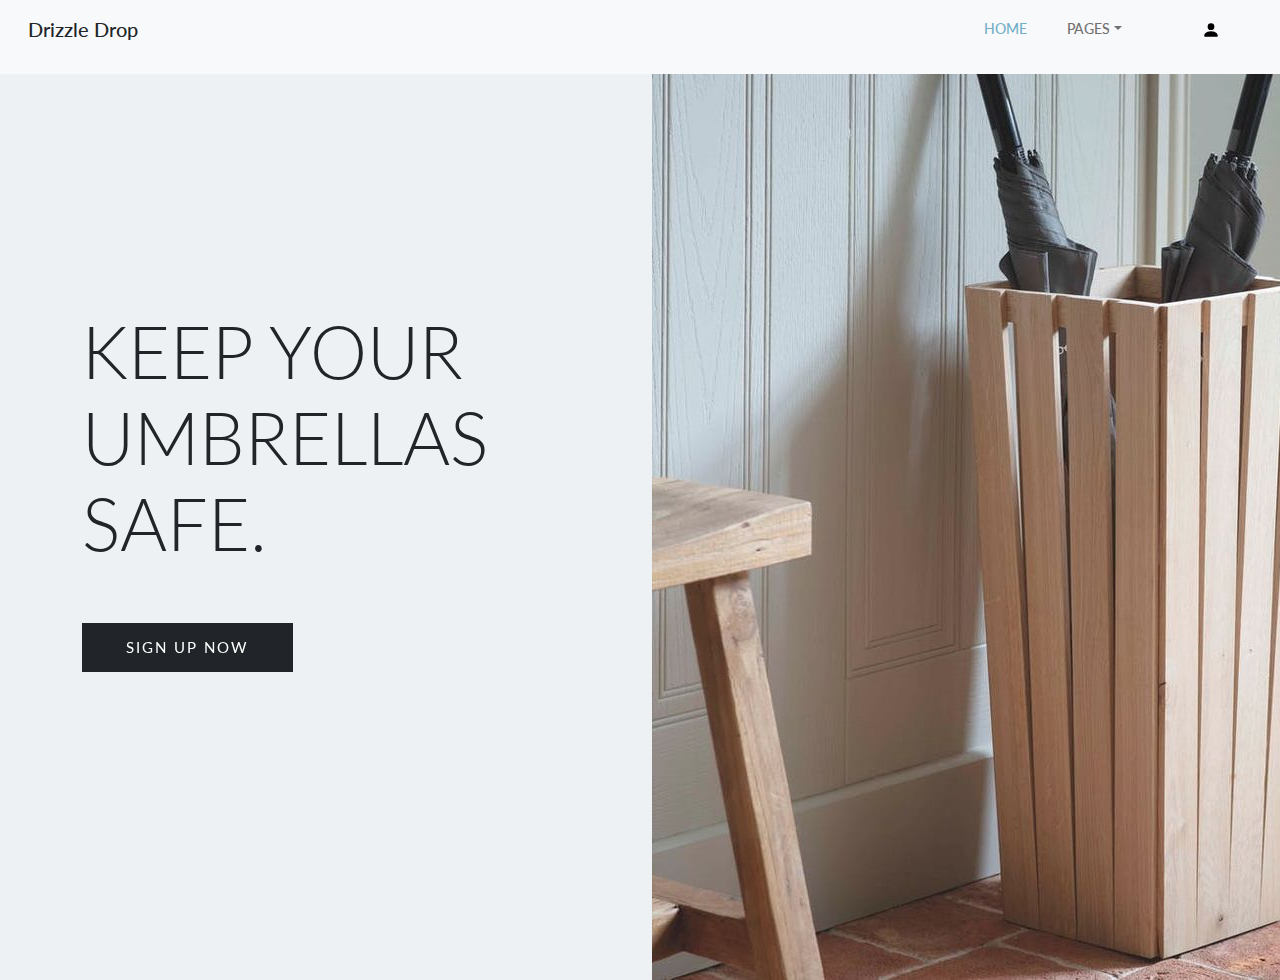
<file: index.html>
<!DOCTYPE html>
<html>
  <head>
    <title>Drizzle Drop</title>
    <meta charset="utf-8">
    <meta http-equiv="X-UA-Compatible" content="IE=edge">
    <meta name="viewport" content="width=device-width, initial-scale=1.0">
    <meta name="format-detection" content="telephone=no">
    <meta name="apple-mobile-web-app-capable" content="yes">
    <meta name="author" content="">
    <meta name="keywords" content="">
    <meta name="description" content="">
    <link rel="stylesheet" type="text/css" href="css/bootstrap.min.css">
    <link rel="stylesheet" type="text/css" href="style.css">
    <link rel="stylesheet" href="https://cdn.jsdelivr.net/npm/swiper@9/swiper-bundle.min.css" />
    <link rel="preconnect" href="https://fonts.googleapis.com">
    <link rel="preconnect" href="https://fonts.gstatic.com" crossorigin>
    <link href="https://fonts.googleapis.com/css2?family=Jost:wght@300;400;500&family=Lato:wght@300;400;700&display=swap" rel="stylesheet">
    <!-- script
    ================================================== -->
    <script src="js/modernizr.js"></script>
    <title>User Details Dropdown</title>
    <style>
      /* CSS for user details dropdown */
      .dropdown {
        position: relative;
        display: inline-block;
      }
      
      .dropdown-content {
        display: none;
        position: absolute;
        background-color: #f9f9f9;
        min-width: 160px;
        box-shadow: 0px 8px 16px 0px rgba(0,0,0,0.2);
        z-index: 1;
      }
      
      .dropdown-content a {
        color: black;
        padding: 12px 16px;
        text-decoration: none;
        display: block;
      }
      
      .dropdown-content a:hover {
        background-color: #f1f1f1;
      }
      
      .dropdown:hover .dropdown-content {
        display: block;
      }
    </style>
  </head>
  <body data-bs-spy="scroll" data-bs-target="#navbar" data-bs-root-margin="0px 0px -40%" data-bs-smooth-scroll="true" tabindex="0">
    <svg xmlns="http://www.w3.org/2000/svg" style="display: none;">
      <symbol id="search" xmlns="http://www.w3.org/2000/svg" viewBox="0 0 32 32">
        <title>Search</title>
        <path fill="currentColor" d="M19 3C13.488 3 9 7.488 9 13c0 2.395.84 4.59 2.25 6.313L3.281 27.28l1.439 1.44l7.968-7.969A9.922 9.922 0 0 0 19 23c5.512 0 10-4.488 10-10S24.512 3 19 3zm0 2c4.43 0 8 3.57 8 8s-3.57 8-8 8s-8-3.57-8-8s3.57-8 8-8z" />
      </symbol>
      <symbol xmlns="http://www.w3.org/2000/svg" id="user" viewBox="0 0 16 16">
        <path d="M3 14s-1 0-1-1 1-4 6-4 6 3 6 4-1 1-1 1H3Zm5-6a3 3 0 1 0 0-6 3 3 0 0 0 0 6Z" />
      </symbol>
      <symbol xmlns="http://www.w3.org/2000/svg" id="cart" viewBox="0 0 16 16">
        <path d="M0 1.5A.5.5 0 0 1 .5 1H2a.5.5 0 0 1 .485.379L2.89 3H14.5a.5.5 0 0 1 .491.592l-1.5 8A.5.5 0 0 1 13 12H4a.5.5 0 0 1-.491-.408L2.01 3.607 1.61 2H.5a.5.5 0 0 1-.5-.5zM5 12a2 2 0 1 0 0 4 2 2 0 0 0 0-4zm7 0a2 2 0 1 0 0 4 2 2 0 0 0 0-4zm-7 1a1 1 0 1 1 0 2 1 1 0 0 1 0-2zm7 0a1 1 0 1 1 0 2 1 1 0 0 1 0-2z" />
      </symbol>
      <svg xmlns="http://www.w3.org/2000/svg" id="chevron-left" viewBox="0 0 16 16">
        <path fill-rule="evenodd" d="M11.354 1.646a.5.5 0 0 1 0 .708L5.707 8l5.647 5.646a.5.5 0 0 1-.708.708l-6-6a.5.5 0 0 1 0-.708l6-6a.5.5 0 0 1 .708 0z" />
      </svg>
      <symbol xmlns="http://www.w3.org/2000/svg" id="chevron-right" viewBox="0 0 16 16">
        <path fill-rule="evenodd" d="M4.646 1.646a.5.5 0 0 1 .708 0l6 6a.5.5 0 0 1 0 .708l-6 6a.5.5 0 0 1-.708-.708L10.293 8 4.646 2.354a.5.5 0 0 1 0-.708z" />
      </symbol>
      <symbol xmlns="http://www.w3.org/2000/svg" id="cart-outline" viewBox="0 0 16 16">
        <path d="M0 1.5A.5.5 0 0 1 .5 1H2a.5.5 0 0 1 .485.379L2.89 3H14.5a.5.5 0 0 1 .49.598l-1 5a.5.5 0 0 1-.465.401l-9.397.472L4.415 11H13a.5.5 0 0 1 0 1H4a.5.5 0 0 1-.491-.408L2.01 3.607 1.61 2H.5a.5.5 0 0 1-.5-.5zM3.102 4l.84 4.479 9.144-.459L13.89 4H3.102zM5 12a2 2 0 1 0 0 4 2 2 0 0 0 0-4zm7 0a2 2 0 1 0 0 4 2 2 0 0 0 0-4zm-7 1a1 1 0 1 1 0 2 1 1 0 0 1 0-2zm7 0a1 1 0 1 1 0 2 1 1 0 0 1 0-2z" />
      </symbol>
      <symbol xmlns="http://www.w3.org/2000/svg" id="quality" viewBox="0 0 16 16">
        <path d="M9.669.864 8 0 6.331.864l-1.858.282-.842 1.68-1.337 1.32L2.6 6l-.306 1.854 1.337 1.32.842 1.68 1.858.282L8 12l1.669-.864 1.858-.282.842-1.68 1.337-1.32L13.4 6l.306-1.854-1.337-1.32-.842-1.68L9.669.864zm1.196 1.193.684 1.365 1.086 1.072L12.387 6l.248 1.506-1.086 1.072-.684 1.365-1.51.229L8 10.874l-1.355-.702-1.51-.229-.684-1.365-1.086-1.072L3.614 6l-.25-1.506 1.087-1.072.684-1.365 1.51-.229L8 1.126l1.356.702 1.509.229z" />
        <path d="M4 11.794V16l4-1 4 1v-4.206l-2.018.306L8 13.126 6.018 12.1 4 11.794z" />
      </symbol>
      <symbol xmlns="http://www.w3.org/2000/svg" id="price-tag" viewBox="0 0 16 16">
        <path d="M6 4.5a1.5 1.5 0 1 1-3 0 1.5 1.5 0 0 1 3 0zm-1 0a.5.5 0 1 0-1 0 .5.5 0 0 0 1 0z" />
        <path d="M2 1h4.586a1 1 0 0 1 .707.293l7 7a1 1 0 0 1 0 1.414l-4.586 4.586a1 1 0 0 1-1.414 0l-7-7A1 1 0 0 1 1 6.586V2a1 1 0 0 1 1-1zm0 5.586 7 7L13.586 9l-7-7H2v4.586z" />
      </symbol>
      <symbol xmlns="http://www.w3.org/2000/svg" id="shield-plus" viewBox="0 0 16 16">
        <path d="M5.338 1.59a61.44 61.44 0 0 0-2.837.856.481.481 0 0 0-.328.39c-.554 4.157.726 7.19 2.253 9.188a10.725 10.725 0 0 0 2.287 2.233c.346.244.652.42.893.533.12.057.218.095.293.118a.55.55 0 0 0 .101.025.615.615 0 0 0 .1-.025c.076-.023.174-.061.294-.118.24-.113.547-.29.893-.533a10.726 10.726 0 0 0 2.287-2.233c1.527-1.997 2.807-5.031 2.253-9.188a.48.48 0 0 0-.328-.39c-.651-.213-1.75-.56-2.837-.855C9.552 1.29 8.531 1.067 8 1.067c-.53 0-1.552.223-2.662.524zM5.072.56C6.157.265 7.31 0 8 0s1.843.265 2.928.56c1.11.3 2.229.655 2.887.87a1.54 1.54 0 0 1 1.044 1.262c.596 4.477-.787 7.795-2.465 9.99a11.775 11.775 0 0 1-2.517 2.453 7.159 7.159 0 0 1-1.048.625c-.28.132-.581.24-.829.24s-.548-.108-.829-.24a7.158 7.158 0 0 1-1.048-.625 11.777 11.777 0 0 1-2.517-2.453C1.928 10.487.545 7.169 1.141 2.692A1.54 1.54 0 0 1 2.185 1.43 62.456 62.456 0 0 1 5.072.56z" />
        <path d="M8 4.5a.5.5 0 0 1 .5.5v1.5H10a.5.5 0 0 1 0 1H8.5V9a.5.5 0 0 1-1 0V7.5H6a.5.5 0 0 1 0-1h1.5V5a.5.5 0 0 1 .5-.5z" />
      </symbol>
      <symbol xmlns="http://www.w3.org/2000/svg" id="star-fill" viewBox="0 0 16 16">
        <path d="M3.612 15.443c-.386.198-.824-.149-.746-.592l.83-4.73L.173 6.765c-.329-.314-.158-.888.283-.95l4.898-.696L7.538.792c.197-.39.73-.39.927 0l2.184 4.327 4.898.696c.441.062.612.636.282.95l-3.522 3.356.83 4.73c.078.443-.36.79-.746.592L8 13.187l-4.389 2.256z" />
      </symbol>
      <symbol xmlns="http://www.w3.org/2000/svg" id="star-empty" viewBox="0 0 16 16">
        <path d="M2.866 14.85c-.078.444.36.791.746.593l4.39-2.256 4.389 2.256c.386.198.824-.149.746-.592l-.83-4.73 3.522-3.356c.33-.314.16-.888-.282-.95l-4.898-.696L8.465.792a.513.513 0 0 0-.927 0L5.354 5.12l-4.898.696c-.441.062-.612.636-.283.95l3.523 3.356-.83 4.73zm4.905-2.767-3.686 1.894.694-3.957a.565.565 0 0 0-.163-.505L1.71 6.745l4.052-.576a.525.525 0 0 0 .393-.288L8 2.223l1.847 3.658a.525.525 0 0 0 .393.288l4.052.575-2.906 2.77a.565.565 0 0 0-.163.506l.694 3.957-3.686-1.894a.503.503 0 0 0-.461 0z" />
      </symbol>
      <symbol xmlns="http://www.w3.org/2000/svg" id="star-half" viewBox="0 0 16 16">
        <path d="M5.354 5.119 7.538.792A.516.516 0 0 1 8 .5c.183 0 .366.097.465.292l2.184 4.327 4.898.696A.537.537 0 0 1 16 6.32a.548.548 0 0 1-.17.445l-3.523 3.356.83 4.73c.078.443-.36.79-.746.592L8 13.187l-4.389 2.256a.52.52 0 0 1-.146.05c-.342.06-.668-.254-.6-.642l.83-4.73L.173 6.765a.55.55 0 0 1-.172-.403.58.58 0 0 1 .085-.302.513.513 0 0 1 .37-.245l4.898-.696zM8 12.027a.5.5 0 0 1 .232.056l3.686 1.894-.694-3.957a.565.565 0 0 1 .162-.505l2.907-2.77-4.052-.576a.525.525 0 0 1-.393-.288L8.001 2.223 8 2.226v9.8z" />
      </symbol>
      <symbol xmlns="http://www.w3.org/2000/svg" id="quote" viewBox="0 0 24 24">
        <path fill="currentColor" d="m15 17l2-4h-4V6h7v7l-2 4h-3Zm-9 0l2-4H4V6h7v7l-2 4H6Z" />
      </symbol>
      <symbol xmlns="http://www.w3.org/2000/svg" id="facebook" viewBox="0 0 24 24">
        <path fill="currentColor" d="M9.198 21.5h4v-8.01h3.604l.396-3.98h-4V7.5a1 1 0 0 1 1-1h3v-4h-3a5 5 0 0 0-5 5v2.01h-2l-.396 3.98h2.396v8.01Z" />
      </symbol>
      <symbol xmlns="http://www.w3.org/2000/svg" id="youtube" viewBox="0 0 32 32">
        <path fill="currentColor" d="M29.41 9.26a3.5 3.5 0 0 0-2.47-2.47C24.76 6.2 16 6.2 16 6.2s-8.76 0-10.94.59a3.5 3.5 0 0 0-2.47 2.47A36.13 36.13 0 0 0 2 16a36.13 36.13 0 0 0 .59 6.74a3.5 3.5 0 0 0 2.47 2.47c2.18.59 10.94.59 10.94.59s8.76 0 10.94-.59a3.5 3.5 0 0 0 2.47-2.47A36.13 36.13 0 0 0 30 16a36.13 36.13 0 0 0-.59-6.74ZM13.2 20.2v-8.4l7.27 4.2Z" />
      </symbol>
      <symbol xmlns="http://www.w3.org/2000/svg" id="twitter" viewBox="0 0 256 256">
        <path fill="currentColor" d="m245.66 77.66l-29.9 29.9C209.72 177.58 150.67 232 80 232c-14.52 0-26.49-2.3-35.58-6.84c-7.33-3.67-10.33-7.6-11.08-8.72a8 8 0 0 1 3.85-11.93c.26-.1 24.24-9.31 39.47-26.84a110.93 110.93 0 0 1-21.88-24.2c-12.4-18.41-26.28-50.39-22-98.18a8 8 0 0 1 13.65-4.92c.35.35 33.28 33.1 73.54 43.72V88a47.87 47.87 0 0 1 14.36-34.3A46.87 46.87 0 0 1 168.1 40a48.66 48.66 0 0 1 41.47 24H240a8 8 0 0 1 5.66 13.66Z" />
      </symbol>
      <symbol xmlns="http://www.w3.org/2000/svg" id="instagram" viewBox="0 0 256 256">
        <path fill="currentColor" d="M128 80a48 48 0 1 0 48 48a48.05 48.05 0 0 0-48-48Zm0 80a32 32 0 1 1 32-32a32 32 0 0 1-32 32Zm48-136H80a56.06 56.06 0 0 0-56 56v96a56.06 56.06 0 0 0 56 56h96a56.06 56.06 0 0 0 56-56V80a56.06 56.06 0 0 0-56-56Zm40 152a40 40 0 0 1-40 40H80a40 40 0 0 1-40-40V80a40 40 0 0 1 40-40h96a40 40 0 0 1 40 40ZM192 76a12 12 0 1 1-12-12a12 12 0 0 1 12 12Z" />
      </symbol>
      <symbol xmlns="http://www.w3.org/2000/svg" id="linkedin" viewBox="0 0 24 24">
        <path fill="currentColor" d="M6.94 5a2 2 0 1 1-4-.002a2 2 0 0 1 4 .002zM7 8.48H3V21h4V8.48zm6.32 0H9.34V21h3.94v-6.57c0-3.66 4.77-4 4.77 0V21H22v-7.93c0-6.17-7.06-5.94-8.72-2.91l.04-1.68z" />
      </symbol>
      <symbol xmlns="http://www.w3.org/2000/svg" id="nav-icon" viewBox="0 0 16 16">
        <path d="M14 10.5a.5.5 0 0 0-.5-.5h-3a.5.5 0 0 0 0 1h3a.5.5 0 0 0 .5-.5zm0-3a.5.5 0 0 0-.5-.5h-7a.5.5 0 0 0 0 1h7a.5.5 0 0 0 .5-.5zm0-3a.5.5 0 0 0-.5-.5h-11a.5.5 0 0 0 0 1h11a.5.5 0 0 0 .5-.5z" />
      </symbol>
      <symbol xmlns="http://www.w3.org/2000/svg" id="close" viewBox="0 0 16 16">
        <path d="M2.146 2.854a.5.5 0 1 1 .708-.708L8 7.293l5.146-5.147a.5.5 0 0 1 .708.708L8.707 8l5.147 5.146a.5.5 0 0 1-.708.708L8 8.707l-5.146 5.147a.5.5 0 0 1-.708-.708L7.293 8 2.146 2.854Z" />
      </symbol>
      <symbol xmlns="http://www.w3.org/2000/svg" id="navbar-icon" viewBox="0 0 16 16">
        <path d="M14 10.5a.5.5 0 0 0-.5-.5h-3a.5.5 0 0 0 0 1h3a.5.5 0 0 0 .5-.5zm0-3a.5.5 0 0 0-.5-.5h-7a.5.5 0 0 0 0 1h7a.5.5 0 0 0 .5-.5zm0-3a.5.5 0 0 0-.5-.5h-11a.5.5 0 0 0 0 1h11a.5.5 0 0 0 .5-.5z" />
      </symbol>
    </svg>  

    <div class="search-popup">
        <div class="search-popup-container">

          <form role="search" method="get" class="search-form" action="">
            <input type="search" id="search-form" class="search-field" placeholder="Type and press enter" value="" name="s" />
            <button type="submit" class="search-submit"><svg class="search"><use xlink:href="#search"></use></svg></button>
          </form>

          <h5 class="cat-list-title">Browse Categories</h5>
          
          <ul class="cat-list">
            <li class="cat-list-item">
              <a href="#" title="Mobile Phones">Mobile Phones</a>
            </li>
            <li class="cat-list-item">
              <a href="#" title="Smart Watches">Smart Watches</a>
            </li>
            <li class="cat-list-item">
              <a href="#" title="Headphones">Headphones</a>
            </li>
            <li class="cat-list-item">
              <a href="#" title="Accessories">Accessories</a>
            </li>
            <li class="cat-list-item">
              <a href="#" title="Monitors">Monitors</a>
            </li>
            <li class="cat-list-item">
              <a href="#" title="Speakers">Speakers</a>
            </li>
            <li class="cat-list-item">
              <a href="#" title="Memory Cards">Memory Cards</a>
            </li>
          </ul>

        </div>
    </div>
    
    <header id="header" class="site-header header-scrolled position-fixed text-black bg-light">
      <nav id="header-nav" class="navbar navbar-expand-lg px-3 mb-3">
        <div class="container-fluid">
          <a class="navbar-brand" href="index.html">
            Drizzle Drop
          </a>
          <button class="navbar-toggler d-flex d-lg-none order-3 p-2" type="button" data-bs-toggle="offcanvas" data-bs-target="#bdNavbar" aria-controls="bdNavbar" aria-expanded="false" aria-label="Toggle navigation">
            <svg class="navbar-icon">
              <use xlink:href="#navbar-icon"></use>
            </svg>
          </button>
          <div class="offcanvas offcanvas-end" tabindex="-1" id="bdNavbar" aria-labelledby="bdNavbarOffcanvasLabel">
            <div class="offcanvas-header px-4 pb-0">
              <a class="navbar-brand" href="index.html">
                Drizzle Drop
              </a>
              <button type="button" class="btn-close btn-close-black" data-bs-dismiss="offcanvas" aria-label="Close" data-bs-target="#bdNavbar"></button>
            </div>
            <div class="offcanvas-body">
              <ul id="navbar" class="navbar-nav text-uppercase justify-content-end align-items-center flex-grow-1 pe-3">
                <li class="nav-item">
                  <a class="nav-link me-4 active" href="index.html">Home</a>
                <li class="nav-item dropdown">
                  <a class="nav-link me-4 dropdown-toggle link-dark" data-bs-toggle="dropdown" href="#" role="button" aria-expanded="false">Pages</a>
                  <ul class="dropdown-menu">
                    <li>
                      <a href="login.html" class="dropdown-item">Login</a>
                    </li>
                    <li>
                      <a href="signup.html" class="dropdown-item">SignUp</a>
                    </li>
                    <li>
                      <a href="payment.html" class="dropdown-item">Payment</a>
                    </li>
                  </ul>
                </li>
                <li class="nav-item">
                  <div class="user-items ps-5">
                    <ul class="d-flex justify-content-end list-unstyled">
                      <li class="pe-3">
                        <div class="dropdown" id="user-dropdown">
                          <a href="#">
                            <svg class="user">
                              <use xlink:href="#user"></use>
                            </svg>
                          </a>
                          <div class="dropdown-content" id="user-dropdown-content">
                            <!-- User details will be populated here -->
                          </div>
                        </div>
                      </li>
                    </ul>
                  </div>
                </li>
                
                <!-- Include your SVG definitions here -->
                <svg xmlns="http://www.w3.org/2000/svg" style="display: none;">
                  <symbol id="user" viewBox="0 0 24 24">
                    <!-- Your SVG icon code here -->
                  </symbol>
                </svg>
                
                <script>
                  // JavaScript to populate user details dropdown from localStorage
                  document.addEventListener('DOMContentLoaded', function() {
                    var userDropdownContent = document.getElementById('user-dropdown-content');
                    var userDetails = JSON.parse(localStorage.getItem('loggedInUser'));
                    
                    if (userDetails) {
                      userDetails.forEach(function(detail) {
                        var listItem = document.createElement('a');
                        listItem.textContent = detail;
                        userDropdownContent.appendChild(listItem);
                      });
                    }
                  });
                </script>
              </ul>
            </div>
          </div>
        </div>
      </nav>
    </header>
    <section id="billboard" class="position-relative overflow-hidden bg-light-blue">
      <div class="swiper main-swiper">
        <div class="swiper-wrapper">
          <div class="swiper-slide">
            <div class="container">
              <div class="row d-flex align-items-center">
                <div class="col-md-6">
                  <div class="banner-content">
                    <h1 class="display-2 text-uppercase text-dark pb-5">Keep your umbrellas safe.</h1>
                    <a href="signup.html" class="btn btn-medium btn-dark text-uppercase btn-rounded-none">Sign Up Now</a>
                  </div>
                </div>
                <div class="col-md-5">
                  <div class="image-holder">
                    <img src="images/umbrella1.jpg" alt="banner">
                  </div>
                </div>
              </div>
            </div>
          </div>
        </div>
      </div>
    <script src="js/jquery-1.11.0.min.js"></script>
    <script src="https://cdn.jsdelivr.net/npm/swiper/swiper-bundle.min.js"></script>
    <script type="text/javascript" src="js/bootstrap.bundle.min.js"></script>
    <script type="text/javascript" src="js/plugins.js"></script>
    <script type="text/javascript" src="js/script.js"></script>
  </body>
</html>
</file>
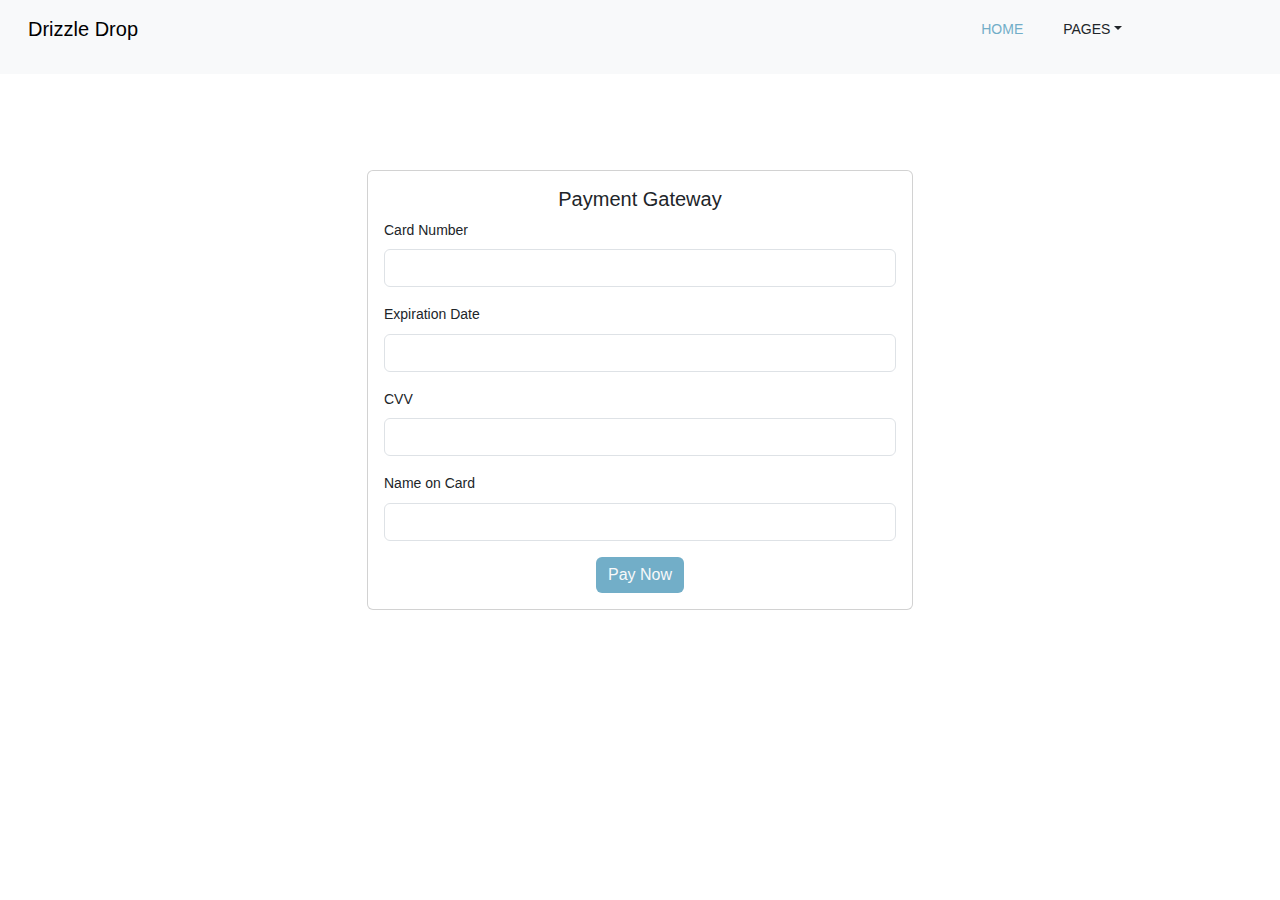
<file: payment.html>
<!DOCTYPE html>
<html lang="en">
<head>
  <meta charset="UTF-8">
  <meta name="viewport" content="width=device-width, initial-scale=1.0">
  <title>Payment Gateway - Drizzle Drop</title>
  <link rel="stylesheet" href="https://cdn.jsdelivr.net/npm/bootstrap@5.3.0-alpha1/dist/css/bootstrap.min.css">
  <link rel="stylesheet" href="style.css"> <!-- Assuming you have a separate CSS file for custom styles -->
  <style>
    /* Custom CSS to adjust header positioning */
    #header {
      position: fixed;
      top: 0;
      left: 0;
      width: 100%;
      z-index: 1000; /* Ensure the header stays on top of other content */
    }

    /* Additional styles to account for the fixed header */
    body {
      padding-top: 70px; /* Adjust this value according to the height of your header */
    }

    /* Adjust the top margin of the container to prevent it from being covered by the fixed header */
    .container {
      margin-top: 100px; /* Adjust this value according to the height of your header */
    }
  </style>
</head>
<body>
    <header id="header" class="site-header header-scrolled position-fixed text-black bg-light">
        <nav id="header-nav" class="navbar navbar-expand-lg px-3 mb-3">
          <div class="container-fluid">
            <a class="navbar-brand" href="index.html">
              Drizzle Drop
            </a>
            <button class="navbar-toggler d-flex d-lg-none order-3 p-2" type="button" data-bs-toggle="offcanvas" data-bs-target="#bdNavbar" aria-controls="bdNavbar" aria-expanded="false" aria-label="Toggle navigation">
              <svg class="navbar-icon">
                <use xlink:href="#navbar-icon"></use>
              </svg>
            </button>
            <div class="offcanvas offcanvas-end" tabindex="-1" id="bdNavbar" aria-labelledby="bdNavbarOffcanvasLabel">
              <div class="offcanvas-header px-4 pb-0">
                <a class="navbar-brand" href="index.html">
                  Drizzle Drop
                </a>
                <button type="button" class="btn-close btn-close-black" data-bs-dismiss="offcanvas" aria-label="Close" data-bs-target="#bdNavbar"></button>
              </div>
              <div class="offcanvas-body">
                <ul id="navbar" class="navbar-nav text-uppercase justify-content-end align-items-center flex-grow-1 pe-3">
                  <li class="nav-item">
                    <a class="nav-link me-4 active" href="index.html">Home</a>
                  <li class="nav-item dropdown">
                    <a class="nav-link me-4 dropdown-toggle link-dark" data-bs-toggle="dropdown" href="#" role="button" aria-expanded="false">Pages</a>
                    <ul class="dropdown-menu">
                      <li>
                        <a href="login.html" class="dropdown-item">Login</a>
                      </li>
                      <li>
                        <a href="signup.html" class="dropdown-item">SignUp</a>
                      </li>
                      <li>
                        <a href="payment.html" class="dropdown-item">Payment</a>
                      </li>
                    </ul>
                  </li>
                  <li class="nav-item">
                    <div class="user-items ps-5">
                      <ul class="d-flex justify-content-end list-unstyled">
                        <li class="pe-3">
                          <a href="#">
                            <svg class="user">
                              <use xlink:href="#user"></use>
                            </svg>
                          </a>
                        </li>
                      </ul>
                    </div>
                  </li>
                </ul>
              </div>
            </div>
          </div>
        </nav>
      </header>
  <div class="container" style="margin-top: 100px;">
    <div class="row justify-content-center mt-10">
      <div class="col-md-6">
        <div class="card">
          <div class="card-body">
            <h5 class="card-title text-center">Payment Gateway</h5>
            <form>
              <div class="mb-3">
                <label for="exampleInputCardNumber" class="form-label">Card Number</label>
                <input type="text" class="form-control" id="exampleInputCardNumber">
              </div>
              <div class="mb-3">
                <label for="exampleInputExpiration" class="form-label">Expiration Date</label>
                <input type="text" class="form-control" id="exampleInputExpiration">
              </div>
              <div class="mb-3">
                <label for="exampleInputCVV" class="form-label">CVV</label>
                <input type="text" class="form-control" id="exampleInputCVV">
              </div>
              <div class="mb-3">
                <label for="exampleInputNameOnCard" class="form-label">Name on Card</label>
                <input type="text" class="form-control" id="exampleInputNameOnCard">
              </div>
              <button type="submit" class="btn btn-primary d-block mx-auto">Pay Now</button> <!-- Centering the button -->
            </form>
          </div>
        </div>
      </div>
    </div>
  </div>

  <script src="https://cdn.jsdelivr.net/npm/bootstrap@5.3.0-alpha1/dist/js/bootstrap.bundle.min.js"></script>
</body>
</html>
</file>
<file: style.css>
/*
Theme Name: Drizzle Drop
Theme URI: 
Author: 
Author URI: 
Description: Drizzle Drop is specially designed product packaged for Drizzle Drop by Moksha.
Version: 
*/

/*--------------------------------------------------------------
This is main CSS file that contains custom style rules used in this template
--------------------------------------------------------------*/

/*------------------------------------*\
    Table of contents
\*------------------------------------*/

/*------------------------------------------------

CSS STRUCTURE:

    
/*--------------------------------------------------------------
/** 1. VARIABLES
--------------------------------------------------------------*/
:root {
  --accent-color:             #717171;
  --white-color:              #fff;
  --black-color:              #000;
  --gray-color:               #F3F3F3;
  --gray-color-300:           #D8D8D8;
  --gray-color-500:           #AEAEAE;
  --gray-color-800:           #3A3A3A;
  --light-gray-color:         #D7DDDF;
  --primary-color:            #72AEC8;
  --bs-primary-rgb:           114,174,200;
  --light-color:              #f8f9fa;
  --dark-color:               #212529;
  --light-blue-color:         #EDF1F3;
  --navbar-color-color:       #131814;
  --swiper-theme-color:       #4A4A4A;
  --swiper-pagination-color:  #4A4A4A;

}

/* on mobile devices below 600px
 */
@media screen and (max-width: 600px) {
    :root {
        --header-height : 100px;
        --header-height-min   : 80px;
    }
}

/* Fonts */
:root {
    --body-font           : "Lato", sans-serif;
    --heading-font        : "Jost", sans-serif;
}

/*----------------------------------------------*/
/* 1 GENERAL TYPOGRAPHY */
/*----------------------------------------------*/

/* 1.1 General Styles
/*----------------------------------------------*/
*, *::before, *::after {
  -webkit-box-sizing: border-box;
  -moz-box-sizing: border-box;
  box-sizing: border-box;
}
html {
  box-sizing: border-box;
}
body {
  font-family: var(--body-font);
  font-size: 14px;
  font-weight: 500;
  line-height: 1.6;
  margin: 0;
  overflow: hidden;
}
p {
  font-size: 1.2em;
  color: var(--gray-color-500);
}
ul.inner-list li {
   font-size: 1.2em;
}
a {
  color: var(--dark-color);
  text-decoration: none;
  transition: 0.3s color ease-out;
}
a.light {
  color: var(--light-color);
}
a:hover {
  text-decoration: none;
  color: var(--primary-color);
}

/*------------ Background Color -----------*/
.bg-gray {
    background: var(--gray-color);
}
.bg-dark {
    background: var(--dark-color);
}
.bg-light {
    background: var(--light-color);
}
.bg-light-blue {
    background: var(--light-blue-color);
}

/* - Section Padding
--------------------------------------------------------------*/
.padding-xsmall {
  padding-top: 0.5em;
  padding-bottom: 0.5em;
}
.padding-small {
  padding-top: 2em;
  padding-bottom: 2em;
}
.padding-medium {
  padding-top: 4em;
  padding-bottom: 4em;
}
.padding-large {
  padding-top: 7em;
  padding-bottom: 7em;
}
.padding-xlarge {
  padding-top: 9.5em;
  padding-bottom: 9.5em;
}

/* no padding */
.no-padding-top {
  padding-top: 0 !important;
}
.no-padding-right {
  padding-right: 0 !important;
}
.no-padding-bottom {
  padding-bottom: 0 !important;
}
.no-padding-left {
  padding-left: 0 !important;
}
.no-padding-tb {
  padding-top: 0 !important;
  padding-bottom: 0 !important;
}
.no-padding-lr {
  padding-left: 0 !important;
  padding-right: 0 !important;
}
.no-gutter {
  padding: 0 !important;
}

/* no padding and margin */
.no-padding {
  padding: 0 !important;
}
.no-margin {
  margin: 0 !important;
}

/* - Section margin
--------------------------------------------------------------*/
.margin-small {
  margin-top: 3em;
  margin-bottom: 3em;
}
.margin-medium {
  margin-top: 5em;
  margin-bottom: 5em;
}
.margin-large {
  margin-top: 7em;
  margin-bottom: 7em;
}
.margin-xlarge {
  margin-top: 9em;
  margin-bottom: 9em;
}

@media only screen and (max-width: 768px) {
  .margin-small,
  .margin-medium,
  .margin-large {
    margin-top: 1em;
    margin-bottom: 1em;
  }
}


/* - Section Title
--------------------------------------------------------------*/
h3.card-title,
h3.cart-title {
   font-size: 1.5em;
}

/* - Section width
--------------------------------------------------------------*/
.u-full-width {
    width: 100%;
    border: none;
}

/*--------------------------------------------------------------
/** 2.10 Buttons
--------------------------------------------------------------*/
/* - Button Sizes
------------------------------------------------------------- */
.btn.btn-small {
  padding: 0.8em 1.8em;
  font-size: 0.65em;
}
.btn.btn-medium {
  padding: 0.8em 2.8em;
  font-size: 1.1em;
  letter-spacing: 2px;
}
.btn.btn-large {
  padding: 2.4em 5.1em;
  font-size: 1.8em;
}

/* - Button Shapes
------------------------------------------------------------- */
.btn.btn-rounded,
.btn.btn-rounded::after {
  border-radius: 6px;
}
.btn.btn-pill,
.btn.btn-pill::after {
  border-radius: 2em;
}
/* button outline */
.btn.btn-outline-dark,
.btn.btn-outline-light,
.btn.btn-outline-accent {
  background: transparent;
  text-shadow: none;
  box-shadow: none;
}
.btn.btn-outline-dark:hover::after,
.btn.btn-outline-light:hover::after {
  background-color: transparent;
}
.btn.btn-outline-dark {
  border-color: rgba(0,0,0,1);
  color: var(--dark-color);
}
.btn.btn-outline-dark:hover {
  background: var(--dark-color);
  color: var(--light-color);
}
.btn.btn-outline-light {
  border-color: rgba(255,255,255,0.5);
  color: var(--light-color);
}
.btn.btn-outline-light:hover {
  background: var(--primary-color);
  color: var(--light-color);
  border-color: var(--primary-color);
}
.btn.btn-outline-accent {
  background: transparent;
  border-color: var(--accent-color);
  color: var(--dark-color);
}
.btn.btn-outline-accent:hover {
  border-color: var(--dark-color);
  color: var(--dark-color) !important;
}
.btn.btn-full {
  display: block;
  margin: .85em 0;
  width: 100%;
  letter-spacing: 0.12em;
}

/* no border radius */
.btn-rounded-none,
.btn-rounded-none::after {
  border-radius: 0;
}

/* - Buttons Color Scheme
------------------------------------------------------------- */
.btn.btn-normal {
  text-decoration: underline;
  border: none;
}
.btn.btn-normal:hover {
  text-decoration: none;
}
.btn.btn-accent {
  color: var(--light-color);
  background-color: var(--accent-color);
  border: none;
}
.btn.btn-accent:hover {
  color: var(--light-color) !important;
  background-color: var(--primary-color);
}
.btn.btn-black {
  background-color: var(--dark-color);
  color: var(--light-color);
  border: none;
}
.btn.btn-black:hover {
  background-color: var(--primary-color);
  color: var(--light-color);
}
.btn.btn-light {
  background-color: var(--light-color);
  color: var(--dark-color);
  border: none;
}
.btn.btn-light:hover {
  background-color: var(--primary-color);
  color: var(--light-color);
}
.btn.btn-primary {
  background: var(--primary-color);
  color: var(--light-color);
  border: none;
}
.btn.btn-primary:hover {
  background-color: var(--dark-color);
  color: var(--light-color);
}

/* - Buttons Aligns
------------------------------------------------------------- */
.btn-left {
  text-align: left;
  display: block;
}
.btn-center {
  text-align: center;
  display: block;
}
.btn-right {
  text-align: right;
  display: block;
}

/*----------------------------------------------*/
/* 2 SITE STRUCTURE */
/*----------------------------------------------*/

/* - Search Bar
------------------------------------------------------------- */
.search-box {
    background: var(--gray-color);
    position: relative;
}
.close-button {
    position: absolute;
    top: 20px;
    right: 120px;
    cursor: pointer;
    z-index: 9;
}
.search-box input.search-input {
    font-size: 1.3em;
    width: 70%;
    height: 30px;
    padding: 25px;
    border-radius: 80px;
    border-color: rgb(0 0 0 / 25%);
    background: transparent;
}
.search-box svg {
    width: 22px;
    height: 22px;
    color: var(--primary-color);
}
.search-box svg.search {
    margin-left: -50px;
}


/** Search Form
--------------------------------------------------------------*/
.search-form input[type="search"].search-field {
  border: none;
  background: #f1f1f1;
  width: 100%;
  border-radius: 50px;
  padding: 10px 40px;
}
.search-form input[type="search"].search-field::focus {
  border-color: #af9aaa;
}
.search-form button {
  position: absolute;
  top: 6px;
  right: 9px;
  background: transparent;
  border: none;
}

/** Search Popup
--------------------------------------------------------------*/
.search-popup {
  background-color: #fff;
  position: fixed;
  left: 0;
  top: 0;
  width: 100%;
  height: 100%;
  opacity: 0;
  visibility: hidden;
  z-index: 9999;
  -webkit-transition: opacity 0.3s 0s, visibility 0s 0.3s;
  -moz-transition: opacity 0.3s 0s, visibility 0s 0.3s;
  transition: opacity 0.3s 0s, visibility 0s 0.3s;
}
.search-popup.is-visible {
  opacity: 1;
  visibility: visible;
  cursor: -webkit-image-set(url("data:image/svg+xml;charset=utf8,%3Csvg xmlns='http://www.w3.org/2000/svg' width='20' height='20' viewBox='0 0 20 20'%3E%3Cpath fill='%23FFF' d='M20 1l-1-1-9 9-9-9-1 1 9 9-9 9 1 1 9-9 9 9 1-1-9-9'/%3E%3C/svg%3E") 1x, url("data:image/svg+xml;charset=utf8,%3Csvg xmlns='http://www.w3.org/2000/svg' width='20' height='20' viewBox='0 0 20 20'%3E%3Cpath fill='%23000' d='M20 1l-1-1-9 9-9-9-1 1 9 9-9 9 1 1 9-9 9 9 1-1-9-9'/%3E%3C/svg%3E") 2x), pointer;
  cursor: url("data:image/svg+xml;charset=utf8,%3Csvg xmlns='http://www.w3.org/2000/svg' width='20' height='20' viewBox='0 0 20 20'%3E%3Cpath fill='%23000' d='M20 1l-1-1-9 9-9-9-1 1 9 9-9 9 1 1 9-9 9 9 1-1-9-9'/%3E%3C/svg%3E"), pointer;
  -webkit-transition: opacity 0.3s 0s, visibility 0s 0s;
  -moz-transition: opacity 0.3s 0s, visibility 0s 0s;
  transition: opacity 0.3s 0s, visibility 0s 0s;
}
.search-popup-container {
  background-color: transparent;
  position: relative;
  top: 50%;
  margin: 0 auto;
  padding: 0;
  width: 90%;
  max-width: 800px;
  text-align: center;
  box-shadow: none;
  cursor: default;
  -webkit-transform: translateY(-40px);
  transform: translateY(-40px);
  -webkit-backface-visibility: hidden;
  -webkit-transition-property: -webkit-transform;
  transition-property: transform;
  -webkit-transition-duration: 0.3s;
  transition-duration: 0.3s;
}
.is-visible .search-popup-container {
  -webkit-transform: translateY(-50%);
  transform: translateY(-50%);
}
.search-popup-form {
  position: relative;
  margin: 0 0 3em 0;
}
.search-popup-form .form-control {
  padding: 0 0 .375em 0;
  font-size: 2em;
}
.search-popup-form #search-popup-submit {
  display: none;
}
.search-popup .search-popup-close {
  display: block;
  position: absolute;
  top: 2em;
  right: 2em;
  margin: -0.5em;
  padding: 0.5em;
  line-height: 0;
}
.search-popup .search-popup-close:hover {
  -webkit-transform: rotate(90deg);
  -ms-transform: rotate(90deg);
  transform: rotate(90deg);
}
.search-popup .search-popup-close i {
  display: block;
  position: relative;
  width: 1em;
  height: 1em;
  fill: rgba(0,0,0,0.5);
}
.search-popup .search-popup-close:hover i {
  fill: rgba(0,0,0,1);
}
.search-popup .cat-list-title {
  margin-top: 40px;
  margin-bottom: 10px;
  font-size: 0.6em;
  font-weight: normal;
  text-transform: uppercase;
  letter-spacing: 0.1em;
}
.search-popup .cat-list {
  margin: 0;
  list-style-type: none;
}
.search-popup .cat-list-item {
  display: inline-block;
  margin-bottom: 0;
  letter-spacing: 0.015em;
  font-size: 2em;
}
.search-popup .cat-list-item a {
  position: relative;
}
.search-popup .cat-list-item a::after {
  background: none repeat scroll 0 0 #fff;
  content: "";
  height: 1px;
  border-bottom: 1px solid #ff9697;
  left: 0;
  opacity: 0;
  position: absolute;
  top: 100%;
  width: 100%;
  -webkit-transition: height 0.3s,opacity 0.3s,-webkit-transform 0.3s;
  transition: height 0.3s,opacity 0.3s,transform 0.3s;
  -webkit-transform: translateY(-5px);
  transform: translateY(-5px);
}
.search-popup .cat-list-item a:hover::after {
  height: 1px;
  opacity: 1;
  -webkit-transform: translateY(2px);
  transform: translateY(2px);
}
.search-popup .cat-list-item::after {
  content: "/";
  padding: 0 5px;
  line-height: 1;
  color: rgba(0, 0, 0, 0.5);
  vertical-align: text-top;
}
.search-popup .cat-list-item:last-child::after {
  display: none;
}

@media only screen and (max-width: 991px) {
  .search-popup .cat-list-item,
  .search-popup-form .form-control {
    font-size: 1.425em;
  }
}
@media only screen and (max-width: 767px) {
.search-popup .search-popup-close {
    top: 1em;
    right: 1em;
  }
}
@media only screen and (max-width: 575px) {
  .search-popup .cat-list-item,
  .search-popup-form .form-control {
    font-size: 1.125em;
  }
  .search-popup .search-popup-close {
    top: 1em;
    right: 1em;
  }
}

.search-popup input[type="search"] {
  font-size: 24px;
  height: 60px;
  padding: 26px;
}
.search-popup .search-form button {
  top: 12px;
  right: 15px;
}
.search-popup .search-form button svg {
  height: 28px;
  width: 28px;
}


/* 1. Header
/*----------------------------------------------*/
.site-header {
    position: fixed;
    width: 100%;
    z-index: 10;
    transition: background 0.3s ease-out;
}
.navbar-toggler svg.navbar-icon {
    width: 50px;
    height: 50px;
}
.navbar-nav .nav-item a.nav-link {
    color: var(--accent-color);
}
.navbar-nav .nav-item a.nav-link.active, 
.navbar-nav .nav-item a.nav-link:focus, 
.navbar-nav .nav-item a.nav-link:hover {
    color: var(--primary-color);
}

/*------------ Offcanvas -------------- */
#header-nav .navbar-toggler:focus {
    box-shadow: none;
}
#header-nav .offcanvas.show {
    z-index: 9999;
    background-color: var(--light-blue-color);
}
#header-nav .offcanvas-end {
    width: 500px;
}
.offcanvas.show .nav-item a.nav-link {
    font-size: 2em;
}
.offcanvas.show .offcanvas-body .navbar-nav {
    align-items: unset!important;
    padding-left: 20px;
}

/*------------ Top User Icons -----------*/
.site-header .user-items svg {
    width: 18px;
    height: 18px;
    cursor: pointer;
}

@media only screen and (max-width: 991px) {
  #navbar .user-items {
    display: none;
  }
}


/* 2. Billboard
/*----------------------------------------------*/
/*------------Swiper Arrow -----------*/
#billboard .swiper-arrow {
    position: absolute;
    top: 0;
    bottom: 0;
    z-index: 2;
    display: flex;
    align-items: center;
}
.swiper-icon.swiper-arrow svg {
    fill: var(--light-gray-color);
}
.swiper-icon.swiper-arrow:hover svg,
.swiper-icon.swiper-arrow:focus svg {
    fill: var(--primary-color);
}
#billboard .swiper-arrow.swiper-arrow-prev {
    left: 0;
}
#billboard .swiper-arrow.swiper-arrow-next {
    right: 0;
}

@media only screen and (max-width: 767px) {
  #billboard .banner-content {
      margin-top: 210px;
  }
  #billboard .image-holder {
      margin-top: -390px;
      opacity: 0.3;
  }
  #billboard .swiper-arrow {
      top: 400px;
  }
}

/* 3. Icon Box - Company Services
/*----------------------------------------------*/
.icon-box .icon-box-icon svg {
    width: 26px;
    height: 26px;
    fill: var(--primary-color);
}

@media only screen and (max-width: 991px) {
  #company-services .icon-box {
    flex-wrap: wrap;
  }
}

/* 4. Product
/*----------------------------------------------*/
.product-store .product-card .cart-concern {
    bottom: 75px;
    width: 100%;
    display: flex;
    justify-content: center;
    cursor: pointer;
    text-transform: uppercase;
    transition: all 0.3s ease-out;
    opacity: 0;
}
.product-store .product-card:hover .cart-concern {
    bottom: 90px;
    opacity: 1;
}
.product-card .cart-concern svg {
    width: 16px;
    height: 16px;
    fill: var(--light-color);
    margin-left: 9px;
}
.product-card .card-detail span {
    font-size: 1.5em;
}

@media only screen and (max-width: 575px) {
  .product-store .product-card .card-detail {
      padding: 10px;
  }
}

/*------------Swiper Pagination -----------*/
.product-store .swiper-pagination.swiper-pagination-clickable.swiper-pagination-bullets.swiper-pagination-horizontal {
    bottom: 35px;
}
.swiper-pagination span.swiper-pagination-bullet {
    width: 15px;
    height: 15px;
}

/* 5. Testimonial
/*----------------------------------------------*/
.review-item blockquote {
    font-size: 2.5em;
    font-weight: 300;
    line-height: 1.2;
}
.rating svg.star {
    width: 16px;
    height: 16px;
    fill: var(--primary-color);
}
#testimonials .swiper-arrow svg {
    width: 45px;
    height: 45px;
    fill: var(--light-gray-color);
}
.review-content .swiper-arrow {
    top: 0;
    bottom: 0;
    z-index: 2;
}
.review-content .swiper-arrow.swiper-arrow-next {
    right: 0;
}
.review-content .quotation svg.quote {
    color: var(--light-blue-color);
}

@media only screen and (max-width: 767px) {
  #testimonials blockquote {
      font-size: 2em;
  }
  .review-content .swiper-arrow {
      bottom: -420px;
  }
}

/* 6. Subscribe
/*----------------------------------------------*/
.subscribe-content p {
   color: var(--gray-color-500);
}

@media only screen and (max-width: 1199px) {
  .subscription-form input.form-control,
  .subscription-form button {
      width: 100%;
      margin-bottom: 10px;
  }
}

/* 7. Instagram
/*----------------------------------------------*/
#instagram figure.instagram-item {
    width: 20%;
}
figure.instagram-item img.insta-image {
    width: 100%;
    height: 100%;
    object-fit: cover;
}
.instagram-item .icon-overlay {
    top: 30px;
    left: 0;
    width: 100%;
    height: auto;
    color: var(--light-color);
    opacity: 0;
    transition: 0.9s ease-out;
}
.instagram-item:hover .icon-overlay {
    top: 0;
    opacity: 1;
}
.instagram-item .icon-overlay svg.instagram {
    height: 50px;
}

@media only screen and (max-width: 767px) {
  #instagram figure.instagram-item {
      width: 30%;
  }
}

@media only screen and (max-width: 501px) {
  #instagram figure.instagram-item {
      width: 100%;
  }
}

/* 8. Footer
/*----------------------------------------------*/
/*------------ Social Icon -----------*/
.social-links svg {
    width: 20px;
    height: 20px;
    color: var(--light-gray-color);
}
.social-links svg:hover {
    color: var(--primary-color);
}
.social-links li {
  padding-right: 30px;
}


/* 9. About Us Page
/*----------------------------------------------*/
/*------------ Video Icon -----------*/
.video-item a {
    top: 0;
    right: 0;
    bottom: 0;
    left: 0;
}
.video-item svg.video-player {
    width: 80px;
    height: 80px;
    padding: 19px;
    border-radius: 50%;
}

/* - Shop Page
--------------------------------------------------------------*/
/* ----------- Search Bar -----------*/
.shopify-grid select#input-sort {
    font-size: 1.2em;
    color: var(--dark-grey-color);
    border: none;
    padding: 0;
    text-align: center;
}

/* ----------- SideBar -----------*/
.sidebar input.search-field {
    width: 290px;
    height: 50px;
    box-shadow: 5px 5px 15px 5px #eee;
    border: 1px solid #eee;
    padding-left: 20px;
    outline-offset: 0;
}
.sidebar .search-icon {
    padding: 14px;
}
.sidebar svg.search {
    width: 20px;
    height: 20px;
}
.sidebar h5.widget-title {
    font-size: 1.4em;
    margin-bottom: 15px;
}
.sidebar .sidebar-list li {
    font-size: 1.2em;
}
.sidebar .sidebar-list li a {
    color: var(--dark-30);
}
.sidebar .sidebar-list li a:hover {
    color: var(--primary-color);
}

@media only screen and (max-width: 991px) {
  .widget-search-bar form {
      flex-wrap: wrap;
  }
}

/* ----------- Pagination -----------*/
.paging-navigation .pagination .page-numbers {
    font-size: 1.4em;
    color: var(--gray-color-500);
}
.paging-navigation .pagination .page-numbers:hover {
    color: var(--primary-color);
}
.paging-navigation .pagination svg {
    width: 35px;
}


/* 10. Single Product Page
/*----------------------------------------------*/
/*------------ Product Info -----------*/
.product-info .rating svg.star-fill {
    fill: var(--dark-color);
}
.product-info .select-list li.select-item {
    font-size: 1.2em;
}
.product-quantity .input-group {
  width: 140px;
  gap: 2px;
}
.product-quantity #quantity {
  height: auto;
  width: 20px;
  border: none;
  margin: 0;
  padding: 0;
}
.product-quantity #quantity,
.product-quantity .btn-number {
  width: 40px;
  height: 40px;
  text-align: center;
  background: #FFFFFF;
  border: 1px solid #E2E2E2;
  border-radius: 6px;
  color: #222;
  padding: 0;
}
.single-product .cart-wrap h4.item-title {
    font-size: 1.5em;
}
.single-product .product-quantity .stock-number {
    font-size: 1.2em;
}
.meta-product h4.item-title {
    font-size: 1.2em;
}

/*------------ Product Info Tabs -----------*/
.product-info-tabs .tabs-listing button {
    font-size: 2em;
    color: var(--dark-color);
}
.product-info-tabs .nav-tabs .nav-link {
    border: none;
}
.product-info-tabs .nav-tabs .nav-item.show .nav-link, 
.product-info-tabs .nav-tabs .nav-link.active {
    color: var(--primary-color);
}


@media only screen and (max-width: 991px) {
  .product-info-tabs .tabs-listing button {
      font-size: 1.2em;
      padding-right: 20px!important;
  }
}


/* 10. Cart Page
-----------------------------------------------------*/
.shopify-cart .card-price .money {
    font-size: 1.5em;
}
.shopify-cart .total-price .money {
    font-size: 2.9em;
}
.total-price .cart-totals {
    font-size: 1.5em;
}
.shopify-cart .table th {
    width: 30%;
}


/* 11. Checkout Page
--------------------------------------------------------------*/
.list-group-item span {
    font-size: 1.2em;
}


/* 12. Blog Page
--------------------------------------------------------------*/
/*------------ Sidebar -----------*/
.sidebar-post-item h4.card-title {
    font-size: 1.2em;
}

/* 13. Sibgle Post Page
--------------------------------------------------------------*/
#single-post-navigation .post-navigation span.page-nav-title {
    font-size: 1.5em;
}
.post-navigation svg {
    width: 30px;
    height: 45px;
}
.post-navigation:hover svg,
.post-navigation:focus svg {
    fill: var(--primary-color);
}
</file>
